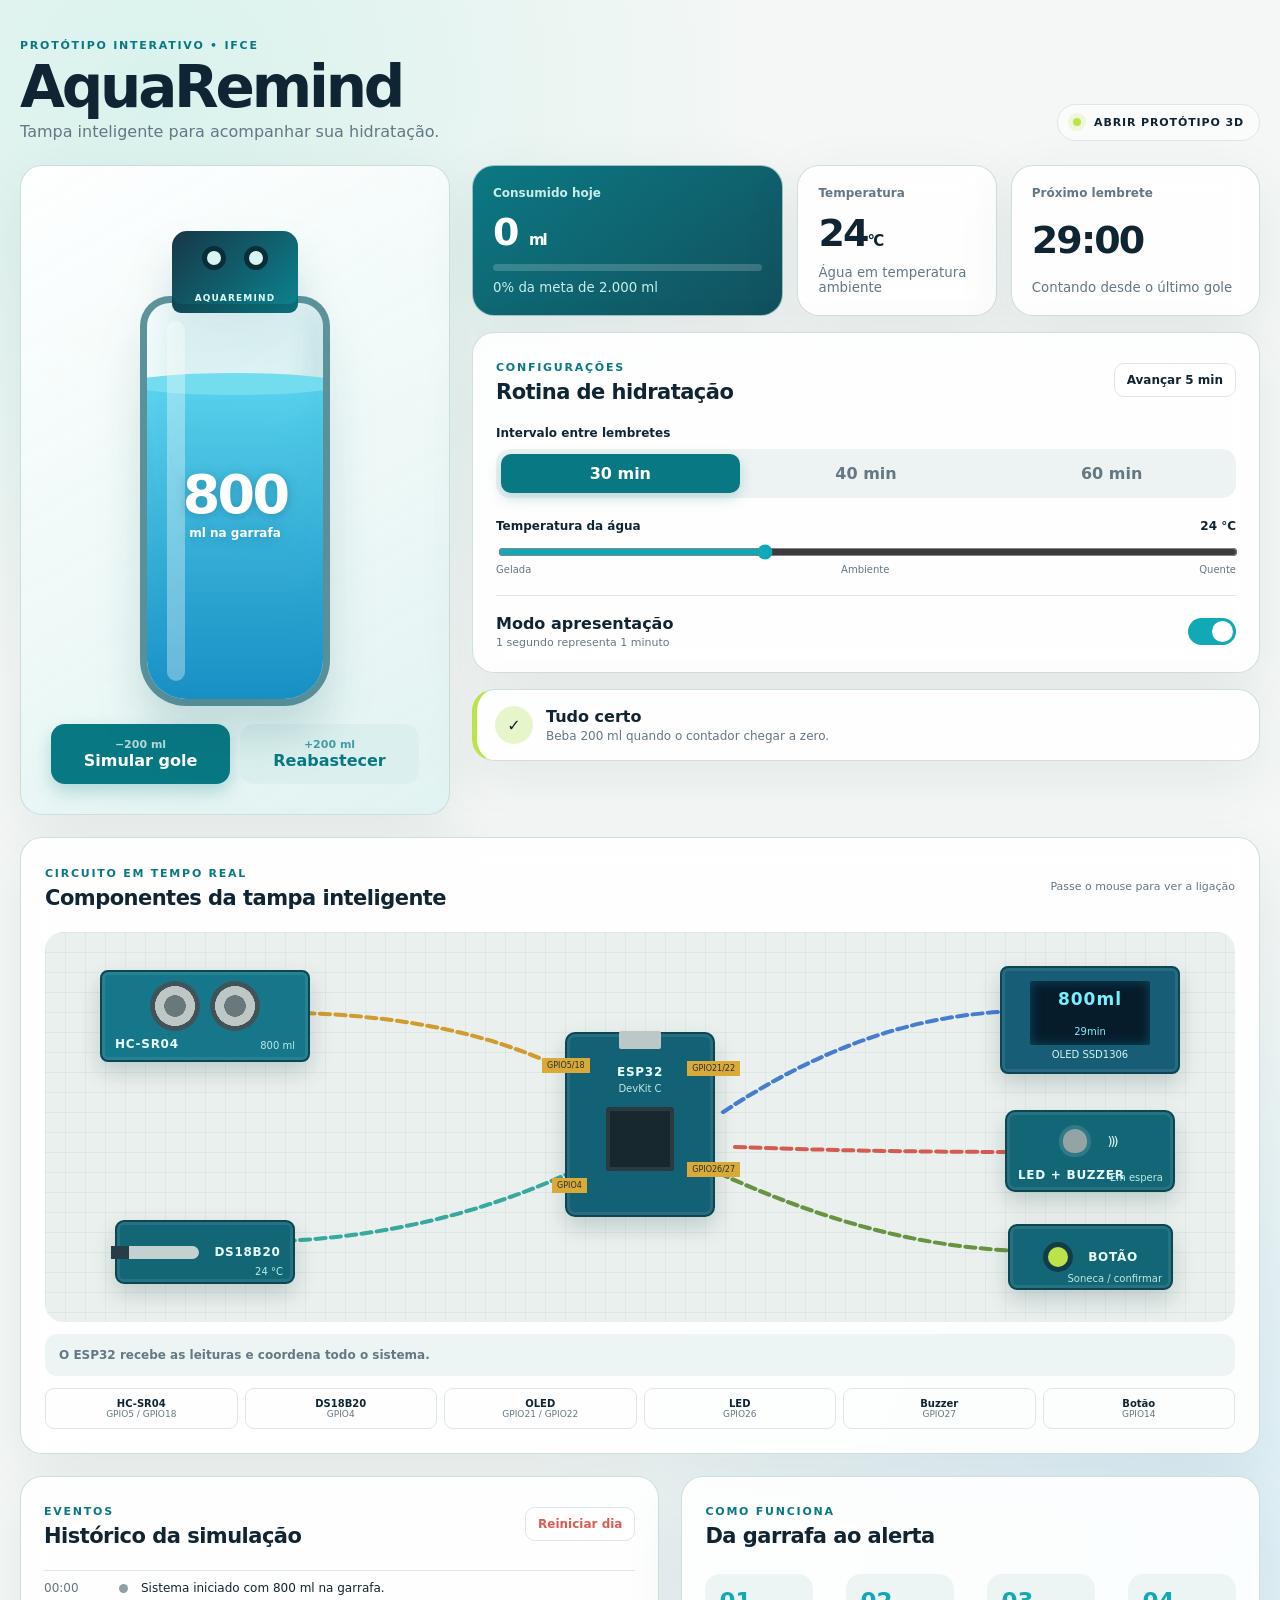
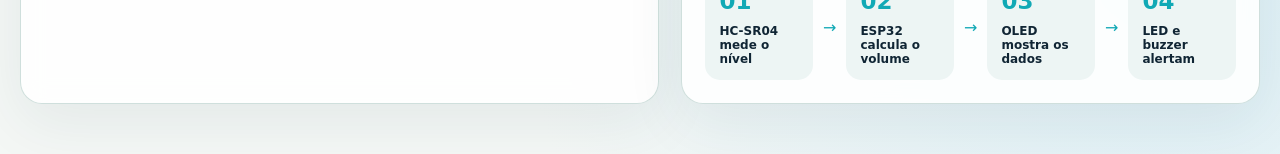
<file: index.html>
<!doctype html>
<html lang="pt-BR">
<head>
  <meta charset="utf-8">
  <meta name="viewport" content="width=device-width, initial-scale=1">
  <title>AquaRemind — Simulador da Tampa Inteligente</title>
  <link rel="stylesheet" href="styles.css">
</head>
<body>
  <main class="app-shell">
    <header class="topbar">
      <div>
        <span class="eyebrow">PROTÓTIPO INTERATIVO • IFCE</span>
        <h1>AquaRemind</h1>
        <p>Tampa inteligente para acompanhar sua hidratação.</p>
      </div>
      <a class="system-status" href="3d/" style="text-decoration:none;color:inherit"><span class="pulse"></span> ABRIR PROTÓTIPO 3D</a>
    </header>

    <section class="hero-grid">
      <article class="bottle-card panel">
        <div class="bottle-scene" aria-label="Garrafa virtual">
          <div class="cap"><span></span><span></span></div>
          <div class="bottle">
            <div id="water" class="water"><div class="wave"></div></div>
            <div class="bottle-glare"></div>
            <div class="volume-readout"><strong id="current-volume">800</strong><small>ml na garrafa</small></div>
          </div>
        </div>
        <div class="bottle-actions">
          <button id="drink" class="primary"><span>−200 ml</span> Simular gole</button>
          <button id="refill" class="secondary"><span>+200 ml</span> Reabastecer</button>
        </div>
      </article>

      <section class="dashboard">
        <div class="metric-grid">
          <article class="metric panel accent">
            <span>Consumido hoje</span>
            <strong><b id="consumed">0</b> <small>ml</small></strong>
            <div class="progress"><i id="goal-progress"></i></div>
            <small id="goal-label">0% da meta de 2.000 ml</small>
          </article>
          <article class="metric panel">
            <span>Temperatura</span>
            <strong><b id="temperature">24</b><small>°C</small></strong>
            <small id="temperature-label">Água em temperatura ambiente</small>
          </article>
          <article class="metric panel countdown-card">
            <span>Próximo lembrete</span>
            <strong id="countdown">30:00</strong>
            <small id="timer-state">Contando desde o último gole</small>
          </article>
        </div>

        <article class="panel controls">
          <div class="section-heading">
            <div><span class="eyebrow">CONFIGURAÇÕES</span><h2>Rotina de hidratação</h2></div>
            <button id="advance" class="ghost">Avançar 5 min</button>
          </div>

          <label>Intervalo entre lembretes</label>
          <div class="segmented" role="group" aria-label="Intervalo">
            <button data-interval="30" class="active">30 min</button>
            <button data-interval="40">40 min</button>
            <button data-interval="60">60 min</button>
          </div>

          <div class="range-row">
            <label for="temp-range">Temperatura da água <b id="temp-value">24 °C</b></label>
            <input id="temp-range" type="range" min="4" max="60" value="24">
            <div class="range-labels"><span>Gelada</span><span>Ambiente</span><span>Quente</span></div>
          </div>

          <div class="switch-row">
            <div><strong>Modo apresentação</strong><small>1 segundo representa 1 minuto</small></div>
            <button id="speed-toggle" class="switch active" aria-pressed="true"><i></i></button>
          </div>
        </article>

        <article id="alert" class="alert panel" aria-live="polite">
          <div class="alert-icon">✓</div>
          <div><strong>Tudo certo</strong><span>Beba 200 ml quando o contador chegar a zero.</span></div>
          <button id="snooze">Adiar 10 min</button>
        </article>
      </section>
    </section>

    <section class="panel hardware-lab">
      <div class="section-heading">
        <div><span class="eyebrow">CIRCUITO EM TEMPO REAL</span><h2>Componentes da tampa inteligente</h2></div>
        <span class="hardware-hint">Passe o mouse para ver a ligação</span>
      </div>
      <div class="circuit-stage">
        <div class="component esp32" data-detail="ESP32 DevKit C — processa os sensores, controla o OLED e decide quando alertar.">
          <div class="usb-port"></div><b>ESP32</b><small>DevKit C</small><i class="chip"></i>
          <span class="pin p1">GPIO5/18</span><span class="pin p2">GPIO4</span><span class="pin p3">GPIO21/22</span><span class="pin p4">GPIO26/27</span>
        </div>
        <div class="component sonar" data-detail="HC-SR04 — mede a distância até a água e permite calcular o volume atual.">
          <span class="eye"></span><span class="eye"></span><b>HC-SR04</b><small id="hw-volume">800 ml</small>
        </div>
        <div class="component probe" data-detail="DS18B20 — sonda impermeável que mede a temperatura da água.">
          <i></i><b>DS18B20</b><small id="hw-temp">24 °C</small>
        </div>
        <div class="component oled" data-detail="OLED SSD1306 — mostra volume, temperatura, meta diária e próximo lembrete.">
          <div class="mini-screen"><b id="hw-oled-volume">800ml</b><span id="hw-oled-timer">30min</span></div><small>OLED SSD1306</small>
        </div>
        <div class="component actuator" data-detail="LED e buzzer — fazem o alerta visual e sonoro quando o contador chega a zero.">
          <i id="hw-led"></i><span class="speaker">)))</span><b>LED + BUZZER</b><small id="hw-alert">Em espera</small>
        </div>
        <div class="component button-part" data-detail="Botão — permite adiar o lembrete ou confirmar manualmente um gole.">
          <i></i><b>BOTÃO</b><small>Soneca / confirmar</small>
        </div>
        <svg class="wires" viewBox="0 0 1000 390" preserveAspectRatio="none" aria-hidden="true">
          <path class="wire sensor-wire" d="M500 185 C400 90 270 80 170 80"/><path class="wire temp-wire" d="M500 205 C390 280 280 310 165 310"/>
          <path class="wire screen-wire" d="M570 180 C690 85 785 75 860 80"/><path class="wire alert-wire" d="M580 215 C700 220 775 220 855 220"/>
          <path class="wire button-wire" d="M555 235 C690 310 775 320 860 320"/>
        </svg>
      </div>
      <div id="component-detail" class="component-detail">O ESP32 recebe as leituras e coordena todo o sistema.</div>
      <div class="pin-map">
        <span><b>HC-SR04</b> GPIO5 / GPIO18</span><span><b>DS18B20</b> GPIO4</span><span><b>OLED</b> GPIO21 / GPIO22</span><span><b>LED</b> GPIO26</span><span><b>Buzzer</b> GPIO27</span><span><b>Botão</b> GPIO14</span>
      </div>
    </section>

    <section class="lower-grid">
      <article class="panel timeline-card">
        <div class="section-heading"><div><span class="eyebrow">EVENTOS</span><h2>Histórico da simulação</h2></div><button id="reset" class="ghost danger">Reiniciar dia</button></div>
        <ol id="timeline" class="timeline"></ol>
      </article>
      <article class="panel logic-card">
        <span class="eyebrow">COMO FUNCIONA</span>
        <h2>Da garrafa ao alerta</h2>
        <div class="logic-flow">
          <div><b>01</b><span>HC-SR04 mede o nível</span></div><i>→</i>
          <div><b>02</b><span>ESP32 calcula o volume</span></div><i>→</i>
          <div><b>03</b><span>OLED mostra os dados</span></div><i>→</i>
          <div><b>04</b><span>LED e buzzer alertam</span></div>
        </div>
      </article>
    </section>
  </main>
  <script src="app.js"></script>
</body>
</html>
</file>
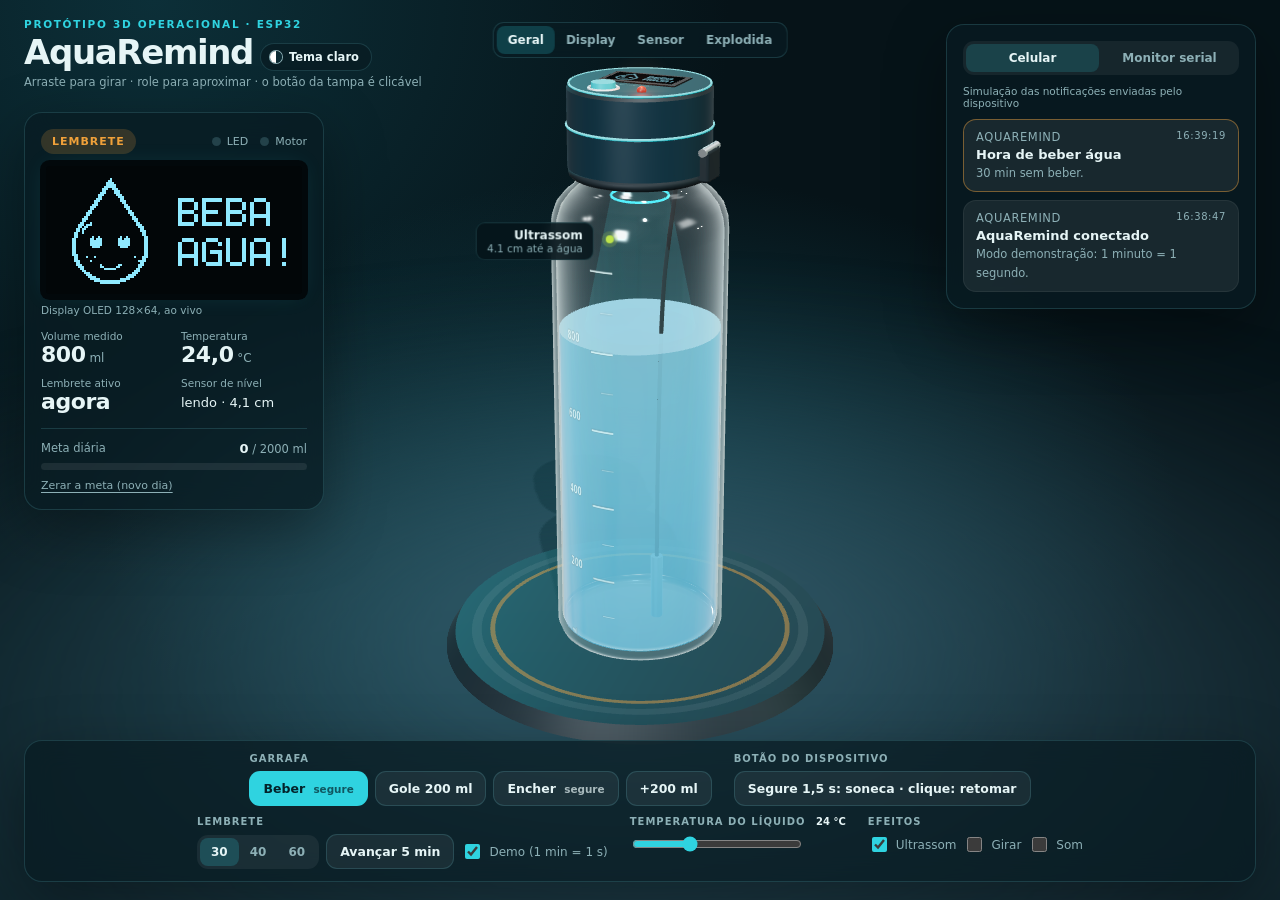
<file: 3d/index.html>
<!doctype html>
<html lang="pt-BR">
<head>
  <meta charset="utf-8">
  <meta name="viewport" content="width=device-width, initial-scale=1">
  <title>AquaRemind 3D</title>
  <script>try { if (localStorage.getItem('aquaremind-tema') === 'light') document.documentElement.dataset.theme = 'light'; } catch {}</script>
  <link rel="stylesheet" href="styles.css">
  <script type="importmap">
    { "imports": { "three": "./vendor/three.module.js", "three/addons/": "./vendor/addons/" } }
  </script>
</head>
<body>
  <div id="stage" aria-label="Protótipo 3D da garrafa AquaRemind"></div>
  <div id="labels" aria-hidden="true"></div>

  <header class="brand">
    <p class="eyebrow">PROTÓTIPO 3D OPERACIONAL · ESP32</p>
    <h1>AquaRemind</h1>
    <p class="hint">Arraste para girar · role para aproximar · o botão da tampa é clicável</p>
    <button id="theme-toggle" class="theme-toggle" type="button" aria-pressed="false">Tema claro</button>
  </header>

  <nav class="viewbar segmented" id="views" aria-label="Vista da câmera">
    <button type="button" data-view="geral" class="active">Geral</button>
    <button type="button" data-view="display">Display</button>
    <button type="button" data-view="sensor">Sensor</button>
    <button type="button" data-view="explodida">Explodida</button>
  </nav>

  <aside class="panel left" aria-label="Estado do dispositivo">
    <div class="state-row">
      <span id="state" class="state">MONITORANDO</span>
      <span class="io"><i id="io-led"></i>LED</span>
      <span class="io"><i id="io-motor"></i>Motor</span>
    </div>
    <canvas id="oled" class="oled" aria-label="Display OLED ao vivo"></canvas>
    <p class="caption">Display OLED 128×64, ao vivo</p>

    <dl class="metrics">
      <div><dt>Volume medido</dt><dd><b id="m-volume">0</b> ml</dd></div>
      <div><dt>Temperatura</dt><dd><b id="m-temp">24,0</b> °C</dd></div>
      <div><dt id="m-next-label">Próximo lembrete</dt><dd><b id="m-next">30</b> <span id="m-next-unit">min</span></dd></div>
      <div><dt>Sensor de nível</dt><dd id="m-sensor" class="small">lendo</dd></div>
    </dl>

    <div class="goal">
      <div class="goal-head"><span>Meta diária</span><span><b id="m-consumed">0</b> / 2000 ml</span></div>
      <div class="bar"><i id="goal-bar"></i></div>
      <button id="reset-day" class="link" type="button">Zerar a meta (novo dia)</button>
    </div>
  </aside>

  <aside class="panel right" aria-label="Notificações e monitor serial">
    <div class="tabs" role="tablist">
      <button class="tab active" data-tab="phone" role="tab" type="button">Celular</button>
      <button class="tab" data-tab="serial" role="tab" type="button">Monitor serial</button>
    </div>
    <div id="tab-phone" class="tab-body">
      <p class="caption">Simulação das notificações enviadas pelo dispositivo</p>
      <ul id="phone" class="phone"></ul>
    </div>
    <div id="tab-serial" class="tab-body" hidden>
      <p class="caption">Saída do firmware, 115200 baud</p>
      <pre id="serial" class="serial"></pre>
    </div>
  </aside>

  <footer class="dock" aria-label="Controles">
    <section>
      <h2>Garrafa</h2>
      <div class="row">
        <button id="drink-hold" class="btn primary" type="button">Beber <small>segure</small></button>
        <button id="drink-200" class="btn" type="button">Gole 200 ml</button>
        <button id="refill-hold" class="btn" type="button">Encher <small>segure</small></button>
        <button id="refill-200" class="btn" type="button">+200 ml</button>
      </div>
    </section>
    <section>
      <h2>Botão do dispositivo</h2>
      <div class="row">
        <button id="device-button" class="btn device" type="button"><i id="hold-progress"></i><span>Segure 1,5 s: soneca · clique: retomar</span></button>
      </div>
    </section>
    <section>
      <h2>Lembrete</h2>
      <div class="row">
        <div class="segmented" id="interval">
          <button type="button" data-minutes="30" class="active">30</button>
          <button type="button" data-minutes="40">40</button>
          <button type="button" data-minutes="60">60</button>
        </div>
        <button id="skip" class="btn" type="button">Avançar 5 min</button>
        <label class="check"><input id="demo" type="checkbox" checked><span>Demo (1 min = 1 s)</span></label>
      </div>
    </section>
    <section>
      <h2>Temperatura do líquido <output id="temp-out">24 °C</output></h2>
      <div class="row"><input id="temp" type="range" min="2" max="70" value="24" aria-label="Temperatura do líquido"></div>
    </section>
    <section>
      <h2>Efeitos</h2>
      <div class="row">
        <label class="check"><input id="pulses" type="checkbox" checked><span>Ultrassom</span></label>
        <label class="check"><input id="rotate" type="checkbox"><span>Girar</span></label>
        <label class="check"><input id="sound" type="checkbox"><span>Som</span></label>
      </div>
    </section>
  </footer>

  <div id="toast" class="toast" role="status"></div>
  <script type="module" src="js/main.js"></script>
</body>
</html>
</file>
<file: styles.css>
:root {
  --ink: #102534;
  --muted: #647783;
  --aqua: #11a9b5;
  --aqua-dark: #087883;
  --water: #24b8e6;
  --lime: #bde34b;
  --paper: #f4f7f5;
  --panel: rgba(255,255,255,.88);
  --line: #dce7e6;
  --warning: #e99529;
  --danger: #dc5b50;
  font-family: Inter, ui-sans-serif, system-ui, -apple-system, BlinkMacSystemFont, "Segoe UI", sans-serif;
}
* { box-sizing: border-box; }
body { margin: 0; min-height: 100vh; color: var(--ink); background: radial-gradient(circle at 12% 5%, #d9f2ed 0, transparent 30%), radial-gradient(circle at 92% 88%, #dceff6 0, transparent 34%), var(--paper); }
button, input { font: inherit; }
button { cursor: pointer; }
.app-shell { width: min(1380px, calc(100% - 40px)); margin: 0 auto; padding: 34px 0 50px; }
.topbar { display: flex; align-items: flex-end; justify-content: space-between; margin-bottom: 24px; }
.eyebrow { color: var(--aqua-dark); font-size: 11px; font-weight: 800; letter-spacing: .16em; }
h1 { font-size: clamp(34px, 5vw, 58px); line-height: .92; margin: 8px 0; letter-spacing: -.055em; }
h2 { margin: 5px 0 0; font-size: 21px; letter-spacing: -.025em; }
p { color: var(--muted); margin: 0; }
.system-status { padding: 11px 15px; border: 1px solid var(--line); background: rgba(255,255,255,.6); border-radius: 100px; font-size: 11px; font-weight: 800; letter-spacing: .08em; }
.pulse { display: inline-block; width: 8px; height: 8px; margin-right: 8px; border-radius: 50%; background: var(--lime); box-shadow: 0 0 0 5px rgba(189,227,75,.18); }
.panel { background: var(--panel); border: 1px solid rgba(195,215,212,.8); border-radius: 22px; box-shadow: 0 18px 60px rgba(26,66,71,.08); backdrop-filter: blur(12px); }
.hero-grid { display: grid; grid-template-columns: 430px 1fr; gap: 22px; }
.bottle-card { min-height: 650px; padding: 30px; display: flex; flex-direction: column; align-items: center; justify-content: space-between; overflow: hidden; background: linear-gradient(150deg, rgba(255,255,255,.96), rgba(221,242,241,.86)); }
.bottle-scene { position: relative; width: 230px; height: 510px; display: flex; justify-content: center; align-items: flex-end; filter: drop-shadow(0 30px 22px rgba(11,87,99,.18)); }
.bottle { position: relative; width: 190px; height: 410px; border: 7px solid rgba(20,93,107,.65); border-radius: 30px 30px 46px 46px; overflow: hidden; background: rgba(220,248,250,.45); box-shadow: inset 12px 0 24px rgba(255,255,255,.65), inset -14px 0 24px rgba(14,104,121,.14); }
.cap { position: absolute; top: 35px; z-index: 4; width: 126px; height: 82px; border-radius: 15px 15px 9px 9px; background: linear-gradient(135deg, #173747, #0b8490); box-shadow: inset 0 -9px 0 rgba(0,0,0,.15); }
.cap::after { content: "AQUAREMIND"; position: absolute; left: 14px; right: 14px; bottom: 10px; text-align: center; color: #d8fbf7; font-size: 9px; font-weight: 800; letter-spacing: .13em; }
.cap span { position: absolute; top: 15px; width: 24px; height: 24px; background: #d9f5f1; border: 5px solid #082f38; border-radius: 50%; }
.cap span:first-child { left: 30px; }.cap span:last-child { right: 30px; }
.water { position: absolute; left: 0; right: 0; bottom: 0; height: 80%; background: linear-gradient(180deg, rgba(55,202,235,.8), #178fc4); transition: height .75s cubic-bezier(.2,.8,.2,1); }
.wave { position: absolute; top: -10px; left: -10%; width: 120%; height: 22px; border-radius: 50%; background: #73dcef; animation: wave 2.8s ease-in-out infinite; }
@keyframes wave { 50% { transform: translateX(8px) scaleY(.72); } }
.bottle-glare { position: absolute; inset: 18px auto 18px 20px; width: 18px; border-radius: 20px; background: rgba(255,255,255,.34); z-index: 2; }
.volume-readout { position: absolute; z-index: 3; inset: 0; display: grid; place-content: center; text-align: center; color: white; text-shadow: 0 2px 12px rgba(0,80,110,.35); }
.volume-readout strong { font-size: 54px; letter-spacing: -.05em; }.volume-readout small { font-size: 12px; font-weight: 700; }
.bottle-actions { width: 100%; display: grid; grid-template-columns: 1fr 1fr; gap: 10px; }
.bottle-actions button { border: 0; border-radius: 14px; padding: 14px 10px; font-weight: 750; }
.bottle-actions span { display: block; font-size: 11px; opacity: .7; }
.primary { color: white; background: var(--aqua-dark); box-shadow: 0 8px 18px rgba(8,120,131,.25); }.secondary { color: var(--aqua-dark); background: #dbf0ee; }
.dashboard { display: grid; align-content: start; gap: 16px; }
.metric-grid { display: grid; grid-template-columns: 1.25fr .8fr 1fr; gap: 14px; }
.metric { min-height: 151px; padding: 20px; display: flex; flex-direction: column; justify-content: space-between; }
.metric > span { color: var(--muted); font-size: 12px; font-weight: 700; }.metric strong { font-size: 38px; letter-spacing: -.05em; }.metric strong small { font-size: 15px; }.metric > small { color: var(--muted); }
.metric.accent { background: linear-gradient(145deg, #0b7983, #12505e); color: white; }.metric.accent > span,.metric.accent > small { color: #c7eeeb; }
.progress { height: 7px; overflow: hidden; border-radius: 20px; background: rgba(255,255,255,.18); }.progress i { display: block; height: 100%; width: 0; background: var(--lime); transition: width .5s; }
.controls { padding: 23px; }.section-heading { display: flex; justify-content: space-between; align-items: center; margin-bottom: 22px; }
.ghost { border: 1px solid var(--line); background: white; padding: 9px 12px; border-radius: 10px; color: var(--ink); font-weight: 700; font-size: 12px; }.ghost.danger { color: var(--danger); }
.controls > label,.range-row label { display: block; margin-bottom: 9px; font-size: 12px; font-weight: 800; }
.segmented { display: grid; grid-template-columns: repeat(3,1fr); gap: 7px; padding: 5px; border-radius: 14px; background: #edf3f2; }.segmented button { border: 0; background: transparent; border-radius: 10px; padding: 10px; color: var(--muted); font-weight: 750; }.segmented button.active { color: white; background: var(--aqua-dark); box-shadow: 0 5px 14px rgba(8,120,131,.22); }
.range-row { margin-top: 21px; }.range-row label { display: flex; justify-content: space-between; }.range-row input { width: 100%; accent-color: var(--aqua); }.range-labels { display: flex; justify-content: space-between; color: var(--muted); font-size: 10px; }
.switch-row { display: flex; justify-content: space-between; align-items: center; margin-top: 20px; padding-top: 18px; border-top: 1px solid var(--line); }.switch-row strong,.switch-row small { display: block; }.switch-row small { color: var(--muted); font-size: 11px; margin-top: 3px; }
.switch { width: 48px; height: 27px; border: 0; border-radius: 40px; padding: 3px; background: #c7d2d2; }.switch i { display: block; width: 21px; height: 21px; border-radius: 50%; background: white; transition: transform .2s; }.switch.active { background: var(--aqua); }.switch.active i { transform: translateX(21px); }
.alert { padding: 16px 18px; display: grid; grid-template-columns: auto 1fr auto; align-items: center; gap: 13px; border-left: 5px solid var(--lime); transition: .25s; }.alert.warning { border-left-color: var(--warning); background: #fff7e9; animation: alertPulse 1s ease-in-out infinite alternate; }.alert.danger { border-left-color: var(--danger); background: #fff0ef; }.alert-icon { width: 38px; height: 38px; display: grid; place-items: center; border-radius: 50%; background: #e7f5cb; font-weight: 900; }.alert strong,.alert span { display: block; }.alert span { margin-top: 3px; color: var(--muted); font-size: 12px; }.alert button { visibility: hidden; border: 0; border-radius: 10px; padding: 9px 12px; background: var(--ink); color: white; font-size: 12px; font-weight: 700; }.alert.warning button { visibility: visible; }
@keyframes alertPulse { to { box-shadow: 0 18px 55px rgba(233,149,41,.18); } }
.lower-grid { display: grid; grid-template-columns: 1.05fr .95fr; gap: 22px; margin-top: 22px; }.timeline-card,.logic-card { padding: 23px; }
.hardware-lab { margin-top: 22px; padding: 24px; overflow: hidden; }.hardware-hint { color: var(--muted); font-size: 11px; }
.circuit-stage { position: relative; min-height: 390px; border-radius: 18px; overflow: hidden; background-color: #eaf0ed; background-image: linear-gradient(rgba(31,86,89,.055) 1px, transparent 1px), linear-gradient(90deg, rgba(31,86,89,.055) 1px, transparent 1px); background-size: 20px 20px; }
.component { position: absolute; z-index: 2; display: flex; flex-direction: column; align-items: center; justify-content: center; color: #e9ffff; background: #136676; border: 2px solid #0c4653; box-shadow: 0 10px 22px rgba(18,67,73,.2), inset 0 0 0 3px rgba(255,255,255,.08); transition: transform .2s, box-shadow .2s; cursor: help; }.component:hover { transform: translateY(-4px); box-shadow: 0 16px 28px rgba(18,67,73,.28), 0 0 0 4px rgba(17,169,181,.15); }.component b { font-size: 12px; letter-spacing: .06em; }.component small { margin-top: 4px; color: #bce9e7; font-size: 10px; }
.esp32 { left: calc(50% - 75px); top: 100px; width: 150px; height: 185px; border-radius: 10px; background: #126174; }.esp32 .chip { width: 68px; height: 64px; margin: 13px 0; border-radius: 4px; background: #17282f; box-shadow: inset 0 0 0 4px #293a40; }.usb-port { position: absolute; top: -3px; width: 42px; height: 18px; border-radius: 2px; background: #bcc7c8; }.pin { position: absolute; padding: 3px 5px; background: #d9aa38; color: #243137; font-size: 8px; font-style: normal; }.p1 { left: -25px; top: 24px; }.p2 { left: -15px; bottom: 22px; }.p3 { right: -27px; top: 27px; }.p4 { right: -27px; bottom: 38px; }
.sonar { left: 55px; top: 38px; width: 210px; height: 92px; border-radius: 8px; background: #16768a; flex-direction: row; gap: 10px; padding-bottom: 20px; }.sonar .eye { width: 50px; height: 50px; border-radius: 50%; background: radial-gradient(circle, #68787b 0 30%, #bec7c6 31% 56%, #405358 57%); }.sonar b { position: absolute; bottom: 9px; left: 13px; }.sonar small { position: absolute; right: 13px; bottom: 9px; }
.probe { left: 70px; bottom: 38px; width: 180px; height: 64px; border-radius: 9px; flex-direction: row; gap: 15px; }.probe i { width: 70px; height: 13px; border-radius: 0 20px 20px 0; background: #c5d0d1; box-shadow: -18px 0 0 #253d45; }.probe small { position: absolute; right: 10px; bottom: 5px; }
.oled { right: 55px; top: 34px; width: 180px; height: 108px; border-radius: 8px; background: #175d75; }.mini-screen { width: 120px; height: 64px; display: grid; place-items: center; border-radius: 3px; background: #061c2b; color: #78efff; box-shadow: inset 0 0 12px #0b4b60; }.mini-screen b { font-size: 17px; }.mini-screen span { font-size: 10px; }.oled > small { color: #d4f4f4; }
.actuator { right: 60px; top: 178px; width: 170px; height: 82px; border-radius: 10px; flex-direction: row; gap: 20px; padding-bottom: 20px; }.actuator i { width: 24px; height: 24px; border-radius: 50% 50% 45% 45%; background: #94a3a5; box-shadow: 0 0 0 4px rgba(255,255,255,.12); }.actuator i.on { background: #bde34b; box-shadow: 0 0 18px 7px rgba(189,227,75,.65); }.speaker { font-size: 13px; letter-spacing: -2px; }.actuator b { position: absolute; bottom: 8px; left: 11px; }.actuator small { position: absolute; bottom: 7px; right: 10px; }
.button-part { right: 62px; bottom: 32px; width: 165px; height: 66px; border-radius: 9px; flex-direction: row; gap: 15px; }.button-part i { width: 30px; height: 30px; border: 5px solid #133d46; border-radius: 50%; background: #bde34b; }.button-part small { position: absolute; bottom: 4px; right: 9px; }
.wires { position: absolute; z-index: 1; inset: 0; width: 100%; height: 100%; pointer-events: none; }.wire { fill: none; stroke: #d19c2f; stroke-width: 4; stroke-linecap: round; stroke-dasharray: 8 5; animation: signal 1.2s linear infinite; }.temp-wire { stroke: #39a89f; }.screen-wire { stroke: #477dd0; }.alert-wire { stroke: #d35b51; }.button-wire { stroke: #689441; }@keyframes signal { to { stroke-dashoffset: -26; } }
.component-detail { margin: 12px 0; min-height: 42px; display: flex; align-items: center; padding: 10px 14px; border-radius: 12px; background: #edf5f4; color: var(--muted); font-size: 12px; font-weight: 650; }.pin-map { display: grid; grid-template-columns: repeat(6,1fr); gap: 7px; }.pin-map span { padding: 9px; text-align: center; border: 1px solid var(--line); border-radius: 9px; color: var(--muted); font-size: 9px; }.pin-map b { display: block; color: var(--ink); font-size: 10px; }
.timeline { list-style: none; padding: 0; margin: 0; max-height: 190px; overflow: auto; }.timeline li { display: grid; grid-template-columns: 65px 12px 1fr; align-items: center; gap: 10px; padding: 10px 0; border-top: 1px solid var(--line); font-size: 12px; }.timeline time { color: var(--muted); font-variant-numeric: tabular-nums; }.timeline i { width: 9px; height: 9px; border-radius: 50%; background: var(--aqua); }
.logic-flow { display: grid; grid-template-columns: 1fr auto 1fr auto 1fr auto 1fr; gap: 10px; align-items: center; margin-top: 26px; }.logic-flow div { min-height: 100px; padding: 14px; border-radius: 15px; background: #edf5f4; }.logic-flow b { display: block; color: var(--aqua); font-size: 23px; }.logic-flow span { display: block; margin-top: 10px; font-size: 12px; font-weight: 700; }.logic-flow > i { color: var(--aqua); font-style: normal; }
@media (max-width: 980px) { .hero-grid { grid-template-columns: 1fr; }.bottle-card { min-height: 600px; }.metric-grid { grid-template-columns: 1fr 1fr; }.metric-grid .accent { grid-column: span 2; }.lower-grid { grid-template-columns: 1fr; }.pin-map { grid-template-columns: repeat(3,1fr); }.circuit-stage { transform-origin: top left; } }
@media (max-width: 620px) { .app-shell { width: min(100% - 20px, 1380px); padding-top: 20px; }.topbar { align-items: flex-start; }.system-status { display: none; }.metric-grid { grid-template-columns: 1fr; }.metric-grid .accent { grid-column: auto; }.logic-flow { grid-template-columns: 1fr; }.logic-flow > i { transform: rotate(90deg); text-align: center; }.bottle-card { padding: 18px; }.bottle-actions { grid-template-columns: 1fr; }.hardware-lab { padding: 14px; }.circuit-stage { min-height: 650px; }.esp32 { left: calc(50% - 75px); top: 230px; }.sonar { left: calc(50% - 105px); top: 35px; }.probe { left: calc(50% - 90px); bottom: 30px; }.oled { right: calc(50% - 90px); top: 430px; }.actuator { right: auto; left: 8px; top: 335px; width: 135px; }.button-part { right: 8px; top: 335px; width: 135px; }.wires { display: none; }.pin-map { grid-template-columns: repeat(2,1fr); }.hardware-hint { display:none; } }
</file>
<file: 3d/styles.css>
:root {
  --bg: #061318;
  --panel: rgba(9, 28, 35, .74);
  --line: rgba(120, 222, 232, .16);
  --text: #e6f5f6;
  --muted: #8db0b6;
  --aqua: #2fd3e0;
  --lime: #bde34b;
  --warning: #f0a13a;
  --danger: #ff6b5e;
  font-family: Inter, ui-sans-serif, system-ui, -apple-system, "Segoe UI", sans-serif;
  color-scheme: dark;
}
:root[data-theme="light"] {
  --bg: #e9f1f3;
  --panel: rgba(255, 255, 255, .84);
  --line: rgba(10, 60, 72, .14);
  --text: #0b2a33;
  --muted: #5a747c;
  --aqua: #0a9aab;
  --lime: #6d8f10;
  --warning: #c27510;
  --danger: #e0473a;
  color-scheme: light;
}
* { box-sizing: border-box; }
html, body { height: 100%; }
body {
  margin: 0; color: var(--text); overflow: hidden;
  background:
    radial-gradient(ellipse 60% 55% at 50% 58%, #12404b 0, transparent 70%),
    radial-gradient(circle at 12% 0%, #0c2f38 0, transparent 40%),
    var(--bg);
}
button, input { font: inherit; color: inherit; }
button { cursor: pointer; }
h1, h2, p, dl, dd, ul, pre { margin: 0; }

#stage { position: fixed; inset: 0; }
#stage canvas { display: block; width: 100%; height: 100%; cursor: grab; touch-action: none; }
#labels { position: fixed; inset: 0; pointer-events: none; overflow: hidden; }

.tag { position: absolute; left: 0; top: 0; opacity: 0; transition: opacity .3s; will-change: transform; }
.tag.on { opacity: 1; }
.tag i { position: absolute; left: -4px; top: -4px; width: 8px; height: 8px; border-radius: 50%; background: var(--aqua); box-shadow: 0 0 0 4px rgba(47, 211, 224, .22); }
.tag::before { content: ""; position: absolute; left: -.5px; top: var(--line-top, 0); width: 1px; height: var(--line-height, 0); background: rgba(47, 211, 224, .55); }
.tag span { position: absolute; top: calc(var(--dy, 0px) - 17px); white-space: nowrap; padding: 5px 10px; border-radius: 9px; background: rgba(5, 20, 26, .86); border: 1px solid var(--line); backdrop-filter: blur(6px); }
.tag-right span { left: 16px; }
.tag-left span { right: 16px; text-align: right; }
.tag b { display: block; font-size: 12px; }
.tag small { display: block; font-size: 10.5px; color: var(--muted); }
.tag-beam i { background: var(--lime); box-shadow: 0 0 0 4px rgba(189, 227, 75, .2); }

.brand { position: fixed; left: 24px; top: 18px; pointer-events: none; }
.eyebrow { color: var(--aqua); font-size: 10.5px; font-weight: 800; letter-spacing: .16em; }
h1 { font-size: 34px; line-height: 1; letter-spacing: -.04em; margin-top: 5px; }
.hint { margin-top: 6px; color: var(--muted); font-size: 11.5px; }

.panel {
  position: fixed; top: 112px; width: 300px; padding: 16px; border-radius: 18px;
  background: var(--panel); border: 1px solid var(--line); backdrop-filter: blur(14px);
  box-shadow: 0 20px 60px rgba(0, 0, 0, .35);
}
.panel.left { left: 24px; }
.panel.right { right: 24px; top: 24px; width: 310px; display: flex; flex-direction: column; max-height: calc(100vh - 230px); }
.caption { color: var(--muted); font-size: 10.5px; margin-top: 10px; }

.state-row { display: flex; align-items: center; gap: 12px; margin-bottom: 12px; }
.state { padding: 6px 11px; border-radius: 99px; font-size: 11px; font-weight: 800; letter-spacing: .09em; background: rgba(47, 211, 224, .14); color: var(--aqua); margin-right: auto; }
.state[data-mode="LEMBRETE"] { background: rgba(240, 161, 58, .18); color: var(--warning); }
.state[data-mode="GOLE"] { background: rgba(189, 227, 75, .16); color: var(--lime); }
.state[data-mode="SONECA"] { background: rgba(255, 255, 255, .1); color: var(--text); }
.io { display: flex; align-items: center; gap: 6px; font-size: 11px; color: var(--muted); }
.io i { width: 9px; height: 9px; border-radius: 50%; background: #23424a; }
.io i.on { background: var(--danger); box-shadow: 0 0 10px var(--danger); }

.oled { display: block; width: 256px; height: 128px; margin: 6px auto; border-radius: 4px; box-shadow: 0 0 0 6px #02080b, 0 0 24px rgba(47, 211, 224, .12); background: #020608; image-rendering: pixelated; }

.metrics { display: grid; grid-template-columns: 1fr 1fr; gap: 10px 14px; margin-top: 14px; }
.metrics dt { font-size: 10.5px; color: var(--muted); }
.metrics dd { font-size: 12px; color: var(--muted); font-variant-numeric: tabular-nums; }
.metrics dd b { font-size: 22px; color: var(--text); letter-spacing: -.02em; }
.metrics dd.small { font-size: 13px; color: var(--text); padding-top: 6px; }
.metrics dd.small.off { color: var(--warning); }

.goal { margin-top: 14px; padding-top: 12px; border-top: 1px solid var(--line); }
.goal-head { display: flex; justify-content: space-between; font-size: 11.5px; color: var(--muted); font-variant-numeric: tabular-nums; }
.goal-head b { color: var(--text); font-size: 13px; }
.bar { height: 7px; margin-top: 7px; border-radius: 99px; background: rgba(255, 255, 255, .08); overflow: hidden; }
.bar i { display: block; height: 100%; width: 0; border-radius: 99px; background: linear-gradient(90deg, var(--aqua), var(--lime)); transition: width .5s; }
.link { margin-top: 9px; padding: 0; border: 0; background: none; color: var(--muted); font-size: 11px; text-decoration: underline; text-underline-offset: 3px; }
.link:hover { color: var(--text); }

.tabs { display: flex; gap: 4px; padding: 3px; border-radius: 11px; background: rgba(255, 255, 255, .06); }
.tab { flex: 1; border: 0; border-radius: 8px; padding: 7px; background: none; font-size: 12px; font-weight: 700; color: var(--muted); }
.tab.active { background: rgba(47, 211, 224, .16); color: var(--text); }
.tab-body { display: flex; flex-direction: column; min-height: 0; flex: 1; }
.tab-body[hidden] { display: none; }
.phone { list-style: none; padding: 0; margin-top: 10px; display: flex; flex-direction: column; gap: 8px; overflow-y: auto; min-height: 120px; }
.phone li { padding: 10px 12px; border-radius: 13px; background: rgba(255, 255, 255, .07); border: 1px solid rgba(255, 255, 255, .06); animation: push .35s ease-out; }
.phone li.warn { border-color: rgba(240, 161, 58, .45); }
.phone li.hot { border-color: rgba(255, 107, 94, .5); }
.phone header { display: flex; justify-content: space-between; font-size: 10px; color: var(--muted); letter-spacing: .06em; }
.phone b { display: block; margin-top: 3px; font-size: 13px; }
.phone span { font-size: 11.5px; color: var(--muted); }
@keyframes push { from { opacity: 0; transform: translateY(-10px) scale(.97); } }
.serial { margin-top: 10px; flex: 1; min-height: 160px; overflow: auto; padding: 10px; border-radius: 10px; background: #02090c; font: 10.5px/1.55 ui-monospace, "JetBrains Mono", Menlo, monospace; color: #9fe3b4; white-space: pre-wrap; word-break: break-word; }

.dock {
  position: fixed; left: 24px; right: 24px; bottom: 18px; display: flex; flex-wrap: wrap; gap: 10px 22px; justify-content: center;
  padding: 12px 18px; border-radius: 18px; background: var(--panel); border: 1px solid var(--line); backdrop-filter: blur(14px);
  box-shadow: 0 20px 60px rgba(0, 0, 0, .35);
}
.dock h2 { font-size: 10px; font-weight: 700; letter-spacing: .1em; text-transform: uppercase; color: var(--muted); margin-bottom: 7px; }
.dock h2 output { color: var(--text); letter-spacing: 0; margin-left: 6px; }
.row { display: flex; align-items: center; gap: 7px; flex-wrap: wrap; }
.btn {
  position: relative; overflow: hidden; border: 1px solid var(--line); border-radius: 11px; padding: 9px 13px; background: rgba(255, 255, 255, .06);
  font-size: 12.5px; font-weight: 700; user-select: none; touch-action: manipulation; transition: background .15s, transform .1s;
}
.btn:hover { background: rgba(255, 255, 255, .12); }
.btn:active, .btn.held { transform: translateY(1px); background: rgba(47, 211, 224, .25); }
.btn.primary { background: var(--aqua); color: #03222a; border-color: transparent; }
.btn.primary:hover { background: #5be2ec; }
.btn small { font-weight: 600; opacity: .7; margin-left: 4px; }
.btn.device span { position: relative; }
.btn.device i { position: absolute; inset: 0; width: 0; background: rgba(189, 227, 75, .35); }
.segmented { display: flex; padding: 3px; border-radius: 11px; background: rgba(255, 255, 255, .06); }
.segmented button { border: 0; background: none; border-radius: 8px; padding: 7px 11px; font-size: 12px; font-weight: 700; color: var(--muted); }
.segmented button.active { background: rgba(47, 211, 224, .2); color: var(--text); }
.viewbar { position: fixed; top: 22px; left: 50%; transform: translateX(-50%); background: var(--panel); border: 1px solid var(--line); backdrop-filter: blur(14px); }
.check { display: flex; align-items: center; gap: 6px; font-size: 12px; color: var(--muted); cursor: pointer; }
.check input { accent-color: var(--aqua); width: 15px; height: 15px; }
input[type="range"] { width: 170px; accent-color: var(--aqua); }
:focus-visible { outline: 2px solid var(--lime); outline-offset: 2px; }

.toast { position: fixed; left: 50%; bottom: 150px; transform: translate(-50%, 10px); padding: 9px 16px; border-radius: 99px; background: rgba(5, 20, 26, .92); border: 1px solid var(--line); font-size: 12.5px; opacity: 0; transition: .25s; pointer-events: none; }
.toast.on { opacity: 1; transform: translate(-50%, 0); }

@media (max-width: 1100px) {
  body { overflow: auto; }
  #stage, #labels { position: sticky; top: 0; height: 62vh; inset: auto; width: 100%; }
  #labels { margin-top: -62vh; }
  .brand { position: absolute; }
  .panel, .panel.right, .dock { position: static; width: auto; max-height: none; margin: 12px 16px; }
  .viewbar { position: absolute; top: calc(62vh - 52px); }
  .toast { bottom: 24px; }
}
@media (prefers-reduced-motion: reduce) { .phone li { animation: none; } .bar i { transition: none; } }

/* ---------- Botão e ajustes do tema claro ---------- */
.theme-toggle {
  position: absolute; left: 236px; top: 25px;
  pointer-events: auto; display: inline-flex; align-items: center; gap: 7px; padding: 6px 12px 6px 9px;
  border-radius: 99px; border: 1px solid var(--line); background: var(--panel); backdrop-filter: blur(14px);
  font-size: 11.5px; font-weight: 700; color: var(--text);
}
.theme-toggle::before { content: ""; width: 12px; height: 12px; border-radius: 50%; background: linear-gradient(90deg, #fff 50%, #0b2a33 50%); box-shadow: 0 0 0 1px var(--muted); }
.theme-toggle:hover { border-color: var(--aqua); }
:root[data-theme="light"] body {
  background:
    radial-gradient(ellipse 60% 55% at 50% 58%, #ffffff 0, transparent 70%),
    radial-gradient(circle at 12% 0%, #d4e8ec 0, transparent 40%),
    var(--bg);
}
:root[data-theme="light"] .panel, :root[data-theme="light"] .dock { box-shadow: 0 16px 44px rgba(20, 60, 70, .14); }
:root[data-theme="light"] .tag span, :root[data-theme="light"] .toast { background: rgba(255, 255, 255, .92); }
:root[data-theme="light"] .btn, :root[data-theme="light"] .segmented, :root[data-theme="light"] .tabs,
:root[data-theme="light"] .phone li, :root[data-theme="light"] .bar { background: rgba(10, 50, 60, .06); }
:root[data-theme="light"] .btn:hover { background: rgba(10, 50, 60, .11); }
:root[data-theme="light"] .btn.primary { background: var(--aqua); color: #fff; }
:root[data-theme="light"] .btn.primary:hover { background: #12b2c4; }
:root[data-theme="light"] .io i { background: #c3d3d8; }
:root[data-theme="light"] .state[data-mode="SONECA"] { background: rgba(10, 50, 60, .08); }
</file>
